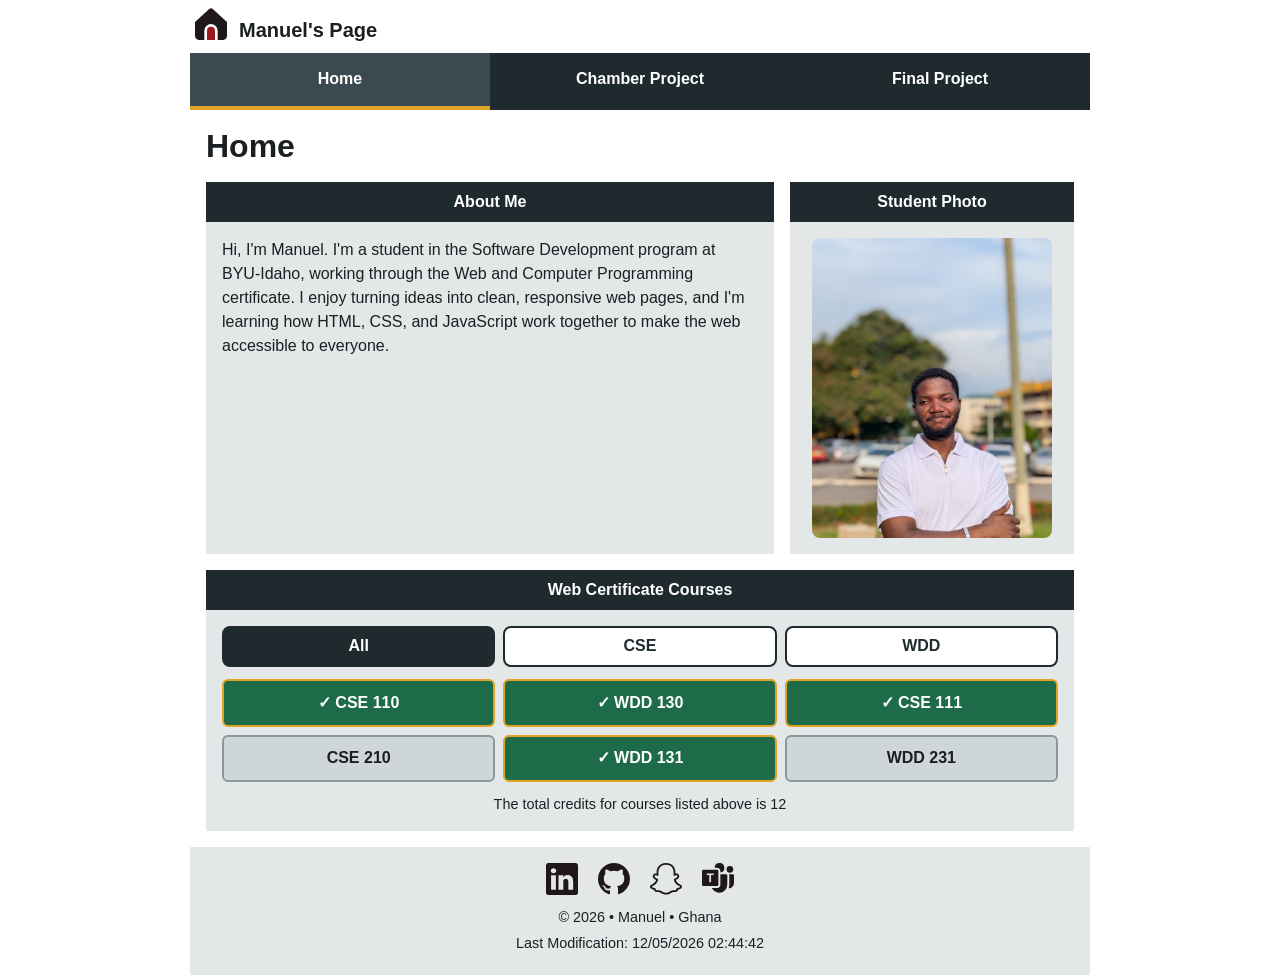
<file: index.html>
<!DOCTYPE html>
<html lang="en">

<head>
    <meta charset="UTF-8">
    <meta name="viewport" content="width=device-width, initial-scale=1.0">
    <title>Home | Emmanuel's WDD 231 Course Home Page</title>
    <meta name="description"
        content="Emmanuel's WDD 231 course home page: about me, my photo, and the Web and Computer Programming certificate courses I have completed.">
    <meta name="author" content="Emmanuel Adams">
    
    <link rel="preconnect" href="https://fonts.googleapis.com">
    <link rel="preconnect" href="https://fonts.gstatic.com" crossorigin>
    <link href="https://fonts.googleapis.com/css2?family=Roboto:wght@400;700&display=swap" rel="stylesheet">

    <link rel="stylesheet" href="styles/normalize.css">
    <link rel="stylesheet" href="styles/small.css">
    <link rel="stylesheet" href="styles/larger.css">

    <script src="scripts/navigation.js" defer></script>
    <script src="scripts/date.js" defer></script>
    <script src="scripts/course.js" defer></script>
</head>

<body>
    <header>
        <img src="images/home.svg" alt="Site logo" width="512" height="512">
        <span>Manuel's Page</span>
        <button id="ham-btn" class="hamburger" type="button" aria-label="Toggle navigation menu" aria-expanded="false"
            aria-controls="nav-bar"></button>
    </header>

    <nav id="nav-bar" class="navigation" aria-label="Main navigation">
        <ul>
            <li><a href="index.html" aria-current="page">Home</a></li>
            <li><a href="chamber/">Chamber Project</a></li>
            <li><a href="#">Final Project</a></li>
        </ul>
    </nav>

    <main>
        <h1>Home</h1>

        <div class="intro">
            <section class="about" aria-labelledby="about-heading">
                <h2 id="about-heading">About Me</h2>
                <div class="panel">
                    <p>Hi, I'm Manuel. I'm a student in the Software Development program at BYU-Idaho, working through
                        the Web and Computer Programming certificate. I enjoy turning ideas into clean, responsive web
                        pages, and I'm learning how HTML, CSS, and JavaScript work together to make the web accessible
                        to everyone.</p>
                </div>
            </section>

            <section class="photo" aria-labelledby="photo-heading">
                <h2 id="photo-heading">Student Photo</h2>
                <div class="panel">
                    <img src="images/profile.jpg" alt="Portrait of Manuel" width="400" height="500" loading="lazy">
                </div>
            </section>
        </div>

        <section class="certificate" aria-labelledby="courses-heading">
            <h2 id="courses-heading">Web Certificate Courses</h2>
            <div class="panel">
                <div class="filters" role="group" aria-label="Filter courses">
                    <button type="button" data-filter="all" aria-pressed="true">All</button>
                    <button type="button" data-filter="CSE" aria-pressed="false">CSE</button>
                    <button type="button" data-filter="WDD" aria-pressed="false">WDD</button>
                </div>
                <ul id="course-list" class="course-list" aria-live="polite"></ul>
                <p class="credits">The total credits for courses listed above is <span id="total-credits">0</span></p>
            </div>
        </section>

        <dialog id="course-dialog">
        </dialog>

    </main>

    <footer>
        <div class="social">
            <a href="https://www.linkedin.com/" target="_blank" rel="noopener"><img src="images/linkedin.svg"
                    alt="LinkedIn" width="32" height="32"></a>
            <a href="https://www.github.com/" target="_blank" rel="noopener"><img src="images/github.svg" alt="GitHub"
                    width="32" height="32"></a>
            <a href="https://www.snapchat.com/" target="_blank" rel="noopener"><img src="images/snapchat.svg"
                    alt="Snapchat" width="32" height="32"></a>
            <a href="https://www.microsoft.com/en-us/microsoft-teams/group-chat-software" target="_blank"
                rel="noopener"><img src="images/microsoft-teams.svg" alt="Microsoft Teams" width="32" height="32"></a>
        </div>
        <p>&copy; <span id="currentyear"></span> &bull; Manuel &bull; Ghana</p>
        <p id="lastModified"></p>
    </footer>
</body>

</html>
</file>
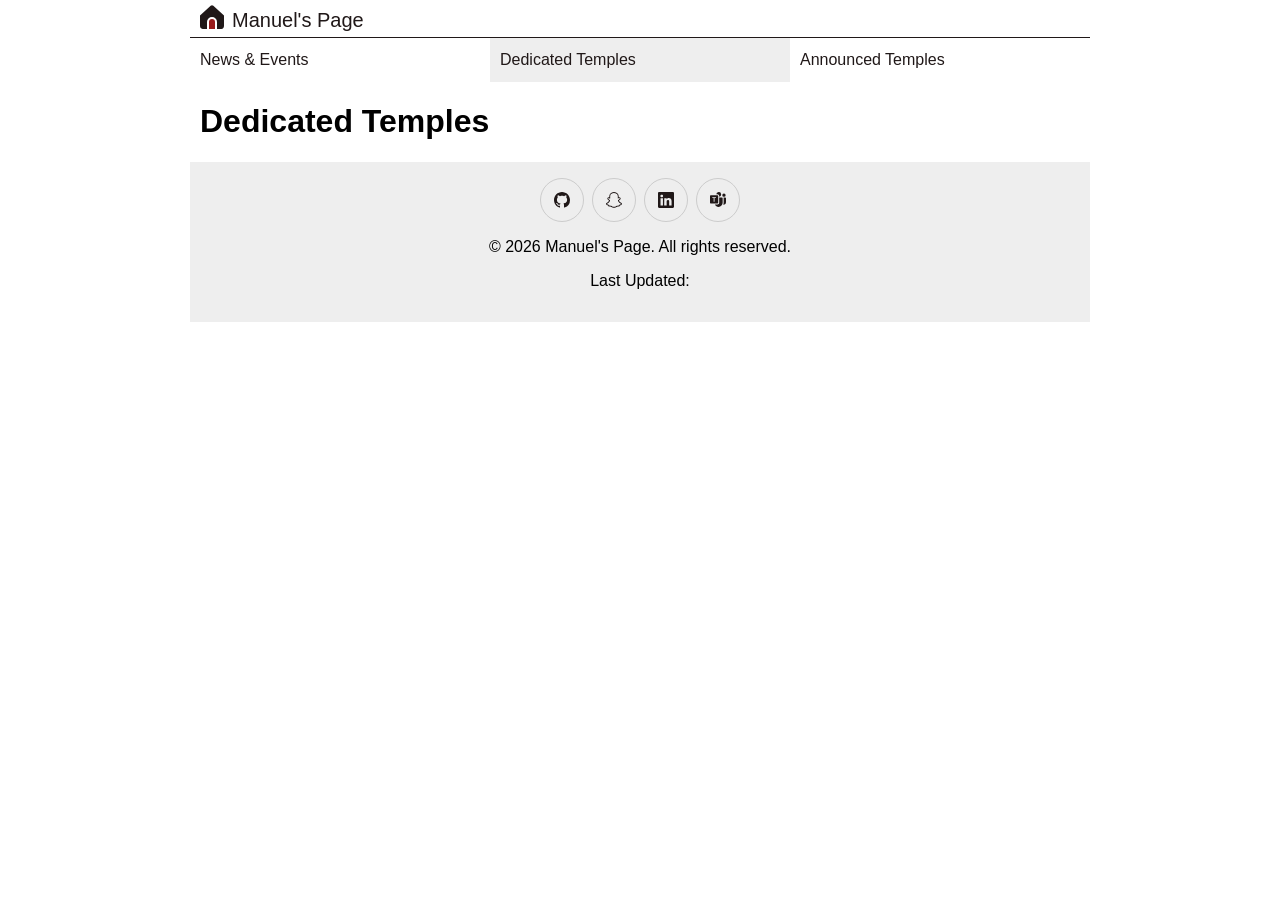
<file: week01/index.html>
<!DOCTYPE html>
<html lang="en">
<head>
    <meta charset="UTF-8">
    <meta name="viewport" content="width=device-width, initial-scale=1.0">
    <title>Document</title>

    <link rel="stylesheet" href="styles/normalize.css">
    <link rel="stylesheet" href="styles/base.css">
    <link rel="stylesheet" href="styles/larger.css">
    <script src="scripts/navigation.js" defer></script>
</head>
<body>
<header>
    <img src="images/home.svg" alt="Site icon" width="512" height="512">
    <span>Manuel's Page</span>
    <button id="ham-btn" class="hamburger"></button>
</header>
<nav id="nav-bar" class="navigation">
  <ul>
    <li><a href="#" aria-current="page">News &amp; Events</a></li>
    <li class="current"><a href="#">Dedicated Temples</a></li>
    <li><a href="#">Announced Temples</a></li>
  </ul>
</nav>
<main>
    <h1>Dedicated Temples</h1>
</main>
<footer>
    <div class="social">
        <a href="https://www.github.com/" target="_blank"><img src="images/github.svg" alt="GitHub icon" width="16" height="16"></a>
        <a href="https://www.snapchat.com/" target="_blank"><img src="images/snapchat.svg" alt="Snapchat icon" width="16" height="16"></a>
        <a href="https://www.linkedin.com/" target="_blank"><img src="images/linkedin.svg" alt="LinkedIn icon" width="16" height="16"></a>
        <a href="https://www.microsoft.com/en-us/microsoft-teams/group-chat-software" target="_blank"><img src="images/microsoft-teams.svg" alt="Microsoft Teams icon" width="16" height="16"></a>
    </div>
    <p>&copy; 2026 Manuel's Page. All rights reserved.</p>
    <p>Last Updated: <span id="last-updated"></span></p>
</footer>
</body>
</html>
</file>
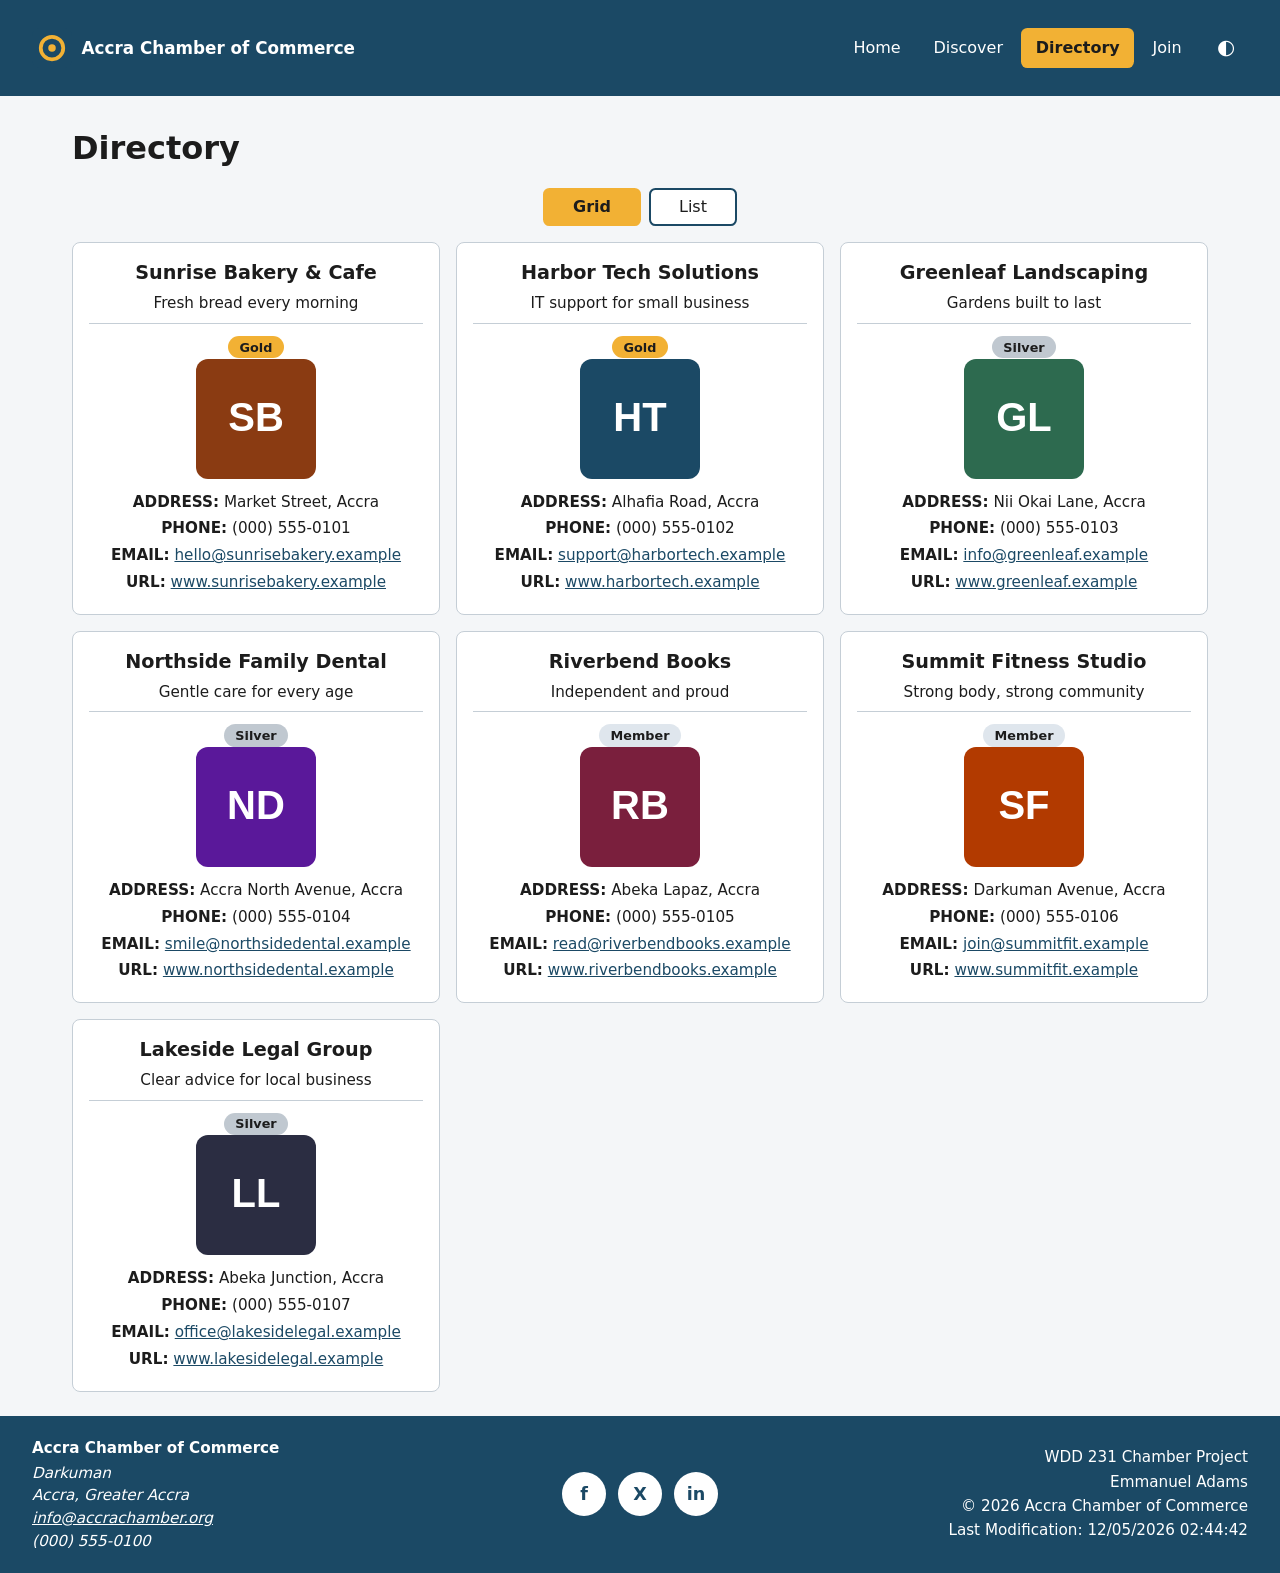
<file: chamber/directory.html>
<!DOCTYPE html>
<html lang="en">

<head>
  <meta charset="utf-8">
  <meta name="viewport" content="width=device-width, initial-scale=1">
  <title>Business Directory | Accra Chamber of Commerce</title>
  <meta name="description"
    content="Browse member businesses of the Accra Chamber of Commerce. Find local shops, services, and restaurants.">
  <meta name="author" content="Emmanuel Adams">

  <link rel="preconnect" href="https://fonts.googleapis.com">
  <link rel="preconnect" href="https://fonts.gstatic.com" crossorigin>
  <link href="https://fonts.googleapis.com/css2?family=Roboto:wght@400;700&display=swap" rel="stylesheet">

  <link rel="icon" href="images/favicon.svg" type="image/svg+xml">

  <meta property="og:type" content="website">
  <meta property="og:title" content="Business Directory | Accra Chamber of Commerce">
  <meta property="og:description" content="Browse member businesses of the Accra Chamber of Commerce.">
  <meta property="og:image" content="https://eadams9.github.io/wdd231/chamber/images/og-image.png">
  <meta property="og:url" content="https://eadams9.github.io/wdd231/chamber/directory.html">

  <link rel="stylesheet" href="styles/normalize.css">
  <link rel="stylesheet" href="styles/small.css">
  <link rel="stylesheet" href="styles/larger.css">

  <script src="scripts/site.js" defer></script>
  <script src="scripts/directory.js" defer></script>

</head>

<body>
  <header>
    <a class="logo" href="index.html">
      <img src="images/favicon.svg" width="40" height="40" alt="">
      <span>Accra Chamber of Commerce</span>
    </a>
    <div class="controls">
      <button id="theme-toggle" type="button" aria-label="Toggle dark mode">&#9680;</button>
      <button id="menu-toggle" type="button" aria-label="Open menu" aria-expanded="false"
        aria-controls="primary-nav">&#9776;</button>
    </div>
    <nav id="primary-nav" aria-label="Main">
      <ul>
        <li><a href="index.html">Home</a></li>
        <li><a href="discover.html">Discover</a></li>
        <li><a href="directory.html" aria-current="page">Directory</a></li>
        <li><a href="join.html">Join</a></li>
      </ul>
    </nav>
  </header>

  <main>
    <h1>Directory</h1>
    <div class="view-toggle" role="group" aria-label="Choose directory layout">
      <button id="grid" type="button" aria-pressed="true">Grid</button>
      <button id="list" type="button" aria-pressed="false">List</button>
    </div>
    <section id="members" class="grid" aria-live="polite" aria-label="Chamber members">
      <p>Loading members&hellip;</p>
    </section>
  </main>

  <footer>
    <div class="contact">
      <p><strong>Accra Chamber of Commerce</strong></p>
      <address>
        Darkuman<br>
        Accra, Greater Accra<br>
        <a href="mailto:info@accrachamber.org">info@accrachamber.org</a><br>
        (000) 555-0100
      </address>
    </div>
    <div class="social">
      <a href="https://www.facebook.com/" aria-label="Facebook" target="_blank" rel="noopener">f</a>
      <a href="https://x.com/" aria-label="X (Twitter)" target="_blank" rel="noopener">X</a>
      <a href="https://www.linkedin.com/" aria-label="LinkedIn" target="_blank" rel="noopener">in</a>
    </div>
    <div class="credits">
      <p>WDD 231 Chamber Project</p>
      <p>Emmanuel Adams</p>
      <p>&copy; <span id="year"></span> Accra Chamber of Commerce</p>
      <p>Last Modification: <span id="lastModified"></span></p>
    </div>
  </footer>
</body>

</html>
</file>
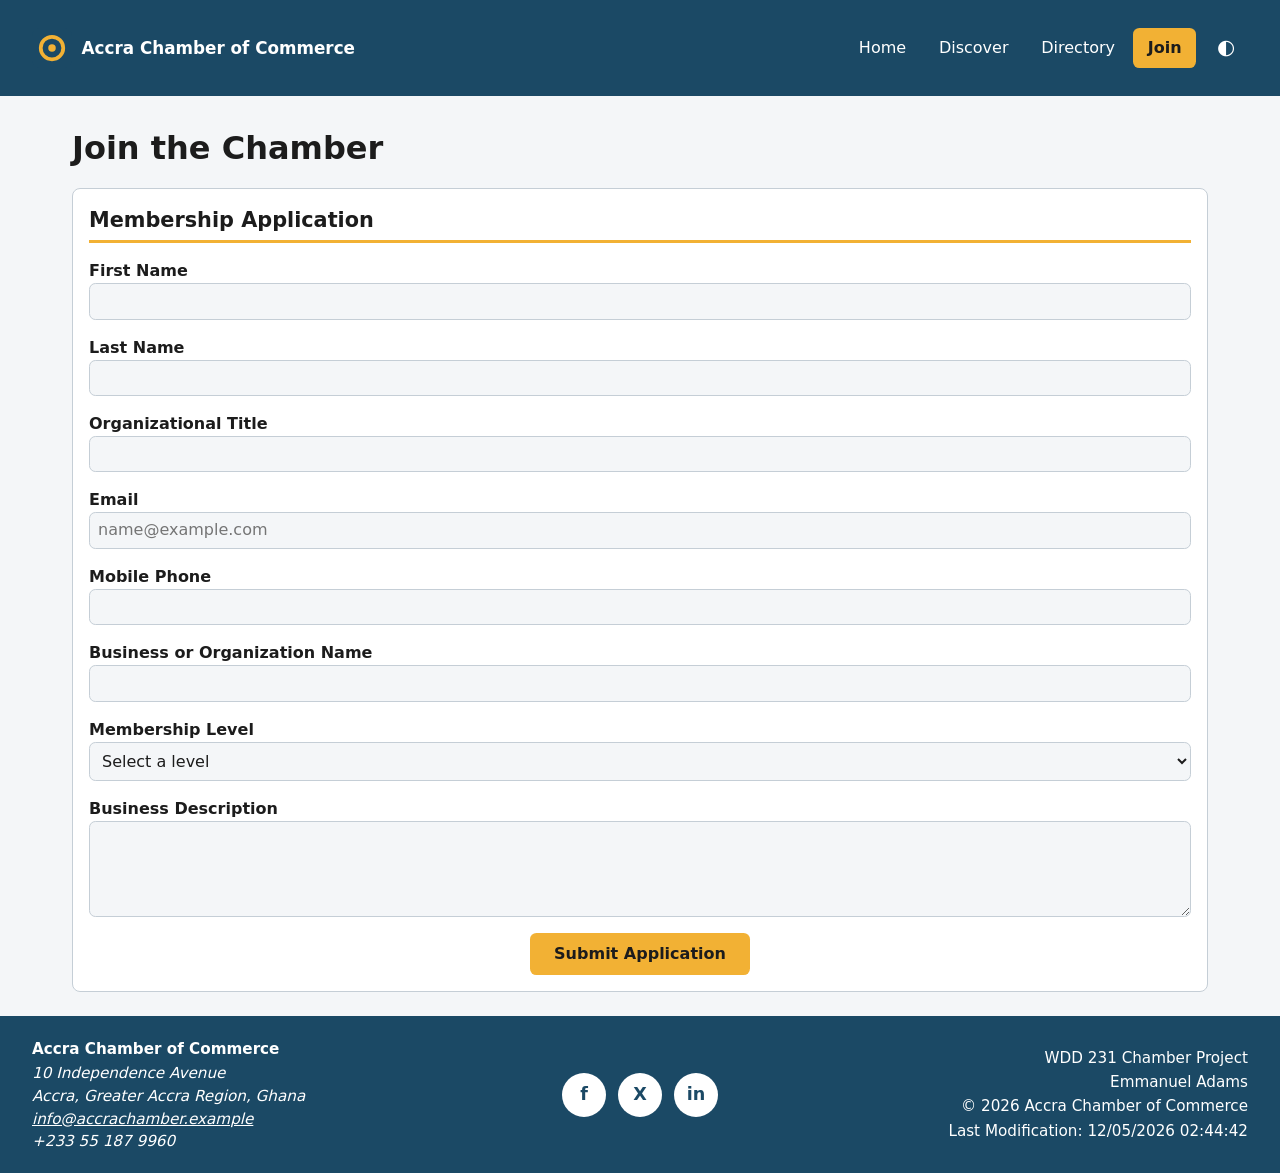
<file: chamber/join.html>
<!DOCTYPE html>
<html lang="en">

<head>
    <meta charset="utf-8">
    <meta name="viewport" content="width=device-width, initial-scale=1">
    <title>Join | Accra Chamber of Commerce</title>
    <meta name="description"
        content="Become a member of the Accra Chamber of Commerce and connect with local businesses.">
    <meta name="author" content="Emmanuel Adams">

    <link rel="preconnect" href="https://fonts.googleapis.com">
    <link rel="preconnect" href="https://fonts.gstatic.com" crossorigin>
    <link href="https://fonts.googleapis.com/css2?family=Roboto:wght@400;700&display=swap" rel="stylesheet">

    <link rel="icon" href="images/favicon.svg" type="image/svg+xml">

    <meta property="og:type" content="website">
    <meta property="og:title" content="Join | Accra Chamber of Commerce">
    <meta property="og:description"
        content="Become a member of the Accra Chamber of Commerce and connect with local businesses.">
    <meta property="og:image" content="https://eadams9.github.io/wdd231/chamber/images/og-image.png">
    <meta property="og:url" content="https://eadams9.github.io/wdd231/chamber/join.html">

    <link rel="stylesheet" href="styles/normalize.css">
    <link rel="stylesheet" href="styles/small.css">
    <link rel="stylesheet" href="styles/larger.css">

    <script src="scripts/site.js" defer></script>
    <script src="scripts/weather.js" defer></script>
    <script src="scripts/spotlights.js" defer></script>
</head>

<body>
    <header>
        <a class="logo" href="index.html">
            <img src="images/favicon.svg" width="40" height="40" alt="">
            <span>Accra Chamber of Commerce</span>
        </a>
        <div class="controls">
            <button id="theme-toggle" type="button" aria-label="Toggle dark mode">&#9680;</button>
            <button id="menu-toggle" type="button" aria-label="Open menu" aria-expanded="false"
                aria-controls="primary-nav">&#9776;</button>
        </div>
        <nav id="primary-nav" aria-label="Main">
            <ul>
                <li><a href="index.html">Home</a></li>
                <li><a href="discover.html">Discover</a></li>
                <li><a href="directory.html">Directory</a></li>
                <li><a href="join.html" aria-current="page">Join</a></li>
            </ul>
        </nav>
    </header>

    <!-- <div class="hero">
        <img src="images/hero.jpg" width="640" height="640" fetchpriority="high" alt="Aerial view of Accra at sunset">
        <a class="cta" href="join.html">Join the Chamber</a>
    </div> -->

    <main class="join">
        <h1>Join the Chamber</h1>

        <div class="join-layout">
            <section class="join-form">
                <h2 id="form-title">Membership Application</h2>
                <form action="thankyou.html" method="get" id="membership-form">

                    <label>First Name
                        <input type="text" name="fname" title="Enter your first name" autocomplete="given-name"
                            required>
                    </label>

                    <label>Last Name
                        <input type="text" name="lname" title="Enter your last name" autocomplete="family-name"
                            required>
                    </label>

                    <label>Organizational Title
                        <input type="text" name="organizationtitle"
                            title="Letters, spaces, and hyphens only. At least 7 characters."
                            autocomplete="organization-title" pattern="[A-Za-z\- ]{7,}">
                    </label>

                    <label>Email
                        <input type="email" name="email" title="Enter your email address" autocomplete="email"
                            placeholder="name@example.com" required>
                    </label>

                    <label>Mobile Phone
                        <input type="tel" name="phone" title="Enter your mobile phone number" autocomplete="tel"
                            required>
                    </label>

                    <label>Business or Organization Name
                        <input type="text" name="business" title="Enter your business or organization name"
                            autocomplete="organization" required>
                    </label>

                    <label>Membership Level
                        <select name="level" title="Choose a membership level" required>
                            <option value="" selected disabled>Select a level</option>
                            <option value="np">NP Membership</option>
                            <option value="bronze">Bronze Membership</option>
                            <option value="silver">Silver Membership</option>
                            <option value="gold">Gold Membership</option>
                        </select>
                    </label>

                    <label>Business Description
                        <textarea name="description" title="Briefly describe your business or organization"
                            rows="4"></textarea>
                    </label>

                    <input type="hidden" name="timestamp" id="timestamp">

                    <button type="submit">Submit Application</button>
                </form>
            </section>
    </main>

    <footer>
        <div class="contact">
            <p><strong>Accra Chamber of Commerce</strong></p>
            <address>
                10 Independence Avenue<br>
                Accra, Greater Accra Region, Ghana<br>
                <a href="mailto:info@accrachamber.example">info@accrachamber.example</a><br>
                +233 55 187 9960
            </address>
        </div>
        <div class="social">
            <a href="https://www.facebook.com/" aria-label="Facebook" target="_blank">f</a>
            <a href="https://x.com/" aria-label="X (Twitter)" target="_blank">X</a>
            <a href="https://www.linkedin.com/" aria-label="LinkedIn" target="_blank">in</a>
        </div>
        <div class="credits">
            <p>WDD 231 Chamber Project</p>
            <p>Emmanuel Adams</p>
            <p>&copy; <span id="year"></span> Accra Chamber of Commerce</p>
            <p>Last Modification: <span id="lastModified"></span></p>
        </div>
    </footer>
</body>

</html>
</file>
<file: styles/small.css>
/* ---------- Variables ---------- */
:root {
    --dark: #1f2a2e;
    --dark-soft: #3a4a50;
    --accent: #e0a526;
    --panel: #e3e7e8;
    --card: #cfd6d8;
    --done: #1e6b4a;
    --text: #1b1f21;
    --white: #ffffff;
}

/* ---------- Base ---------- */
* {
    font-family: "Josefin Sans", sans-serif;
    box-sizing: border-box;
}

body {
    color: var(--text);
    background-color: var(--white);
    line-height: 1.5;
}

img {
    max-width: 100%;
    height: auto;
    display: block;
}

a:focus-visible,
button:focus-visible {
    outline: 3px solid var(--accent);
    outline-offset: 2px;
}

/* ---------- Header ---------- */
header {
    display: grid;
    grid-template-columns: 24px auto 44px;
    align-items: end;
    column-gap: 0.75rem;
    padding: 0.5rem 5px;
    background-color: var(--white);
}

header img {
    display: block;
    width: 100%;
    height: auto;
    padding-bottom: 5px;
}

header span {
    font-size: 1.25rem;
    font-weight: 700;
}

/* ---------- Hamburger ---------- */
.hamburger {
    width: 48px;
    height: 48px;
    border: none;
    border-radius: 6px;
    background-color: var(--white);
    color: var(--dark);
    font-size: 1.6rem;
    line-height: 1;
    cursor: pointer;
}

.hamburger::before {
    content: "\2630";
}

.hamburger.show::before {
    content: "X";
    font-weight: 700;
}

.hamburger:hover {
    background-color: var(--panel);
}

/* ---------- Navigation ---------- */
.navigation {
    display: none;
    background-color: var(--dark);
}

.navigation.show {
    display: block;
}

.navigation ul {
    list-style: none;
    margin: 0;
    padding: 0;
}

.navigation li {
    border-bottom: 1px solid var(--dark-soft);
}

.navigation a {
    display: block;
    padding: 0.9rem 1rem;
    color: var(--white);
    font-weight: 700;
    text-decoration: none;
    border-left: 4px solid transparent;
}

.navigation a:hover {
    background-color: var(--dark-soft);
}

/* Wayfinding: current page */
.navigation a[aria-current="page"] {
    background-color: var(--dark-soft);
    border-color: var(--accent);
}

/* ---------- Main ---------- */
main {
    padding: 0 1rem 1rem;
}

h1 {
    margin: 0.75rem 0;
    font-size: 2rem;
}

section h2 {
    margin: 0;
    padding: 0.5rem;
    background-color: var(--dark);
    color: var(--white);
    font-size: 1rem;
    text-align: center;
}

.panel {
    padding: 1rem;
    background-color: var(--panel);
}

.intro {
    display: grid;
    gap: 1rem;
    margin-bottom: 1rem;
}

.about .panel p {
    margin: 0;
}

.photo img {
    width: 100%;
    max-width: 240px;
    aspect-ratio: 4 / 5;
    object-fit: cover;
    margin: 0 auto;
    border-radius: 8px;
}

/* ---------- Course filters ---------- */
.filters {
    display: flex;
    gap: 0.5rem;
    margin-bottom: 0.75rem;
}

.filters button {
    flex: 1;
    padding: 0.6rem;
    border: 2px solid var(--dark);
    border-radius: 8px;
    background-color: var(--white);
    color: var(--dark);
    font-weight: 700;
    cursor: pointer;
}

.filters button:hover {
    background-color: var(--card);
}

.filters button[aria-pressed="true"] {
    background-color: var(--dark);
    color: var(--white);
}

/* ---------- Course cards ---------- */
.course-list {
    display: grid;
    gap: 0.5rem;
    margin: 0;
    padding: 0;
    list-style: none;
}

.course-card {
    padding: 0.6rem;
    border: 2px solid #8a979b;
    border-radius: 6px;
    background-color: var(--card);
    text-align: center;
    font-weight: 700;
}

/* Completed courses: different, complementary style */
.course-card.completed {
    background-color: var(--done);
    border-color: var(--accent);
    color: var(--white);
}

.credits {
    margin: 0.75rem 0 0;
    font-size: 0.9rem;
    text-align: center;
}

/* ---------- Footer ---------- */
footer {
    padding: 1rem;
    background-color: var(--panel);
    text-align: center;
}

footer p {
    margin: 0.25rem 0;
    font-size: 0.9rem;
}

.social {
    display: flex;
    justify-content: center;
    gap: 1.25rem;
    margin-bottom: 0.75rem;
}

.social img {
    width: 32px;
    height: 32px;
}

#course-dialog {
    padding: 1rem;
    border: 2px solid var(--dark);
    border-radius: 6px;
    background-color: var(--panel);
    max-width: 800px;
    width: 90%;
}

#course-dialog::backdrop {
    background-color: rgba(0, 0, 0, 0.5);
}

#close-dialog {
    position: absolute;
    right: 1rem;
    top: 1rem;
    margin: 1rem auto 0;
    padding: 0.5rem 1rem;
    border: none;
    border-radius: 6px;
    background-color: var(--dark);
    color: var(--white);
    font-weight: 700;
    cursor: pointer;
}
</file>
<file: styles/larger.css>
@media only screen and (min-width:38rem) {

    header,
    main,
    nav,
    footer {
        max-width: 900px;
        margin: 0 auto;
    }

    header {
        grid-template-columns: 32px auto;
    }

    .hamburger {
        display: none;
    }

    .navigation {
        display: block;
    }

    .navigation ul {
        display: flex;
        justify-content: space-around;
    }

    .navigation li {
        width: 100%;
        border-bottom: none;
        text-align: center;
    }

    .navigation a {
        border-left: none;
        border-bottom: 4px solid transparent;
    }

    /* About Me + Student Photo side by side */
    .intro {
        grid-template-columns: 2fr 1fr;
        align-items: stretch;
    }

    .intro section {
        display: flex;
        flex-direction: column;
    }

    .intro .panel {
        flex: 1;
    }

    /* Course cards in three columns */
    .course-list {
        grid-template-columns: repeat(3, 1fr);
    }
}
</file>
<file: week01/styles/base.css>
* {
    font-family: "Josefin Sans", sans-serif;
    box-sizing: border-box;
}

/* Header */
header {
    display: grid;
    grid-template-columns: 24px 1fr 44px;
    padding: 5px 0 5px 10px;
    align-items: end;
    border-bottom: 1px solid #201818;
    column-gap: 8px;
}

header img {
    display: block;
    width: 100%;
    height: auto;
    padding-bottom: 3px;
}

header span {
    font-size: 1.25rem;
    color: #201818;
}


/* Navigation */
.hamburger {
    border: none;
    background: none;
    cursor: pointer;
    color: #201818;
}

.hamburger::after {
    content: "\2630";
    font-size: 2rem;
}

.hamburger.show::after {
    content: "\2715";
}

/* Navigation */
.navigation {
    display: none;
}

.navigation.show {
    display: block;
}

.navigation ul {
    list-style-type: none;
    margin: 0;
    padding: 0;
}

.navigation a {
    display: block;
    padding: .8rem 10px;
    text-decoration: none;
    color: #201818;
    border-bottom: 1px solid #ddd;
}

.navigation li.current a {
    background-color: #eee;
}

.navigation a:hover {
    background-color: #991b1b;
    color: #201818;
}

h1 {
    margin-left: 10px;
}

/* Footer */
footer {
    background-color: #eee;
    padding: 1rem 10px;
    text-align: center;
}

.social {
    display: flex;
    justify-content: center;
    column-gap: 8px;
    margin-bottom: 10px;
}

.social a {
    display:flex;
    align-items: center;
    justify-content: center;
    width: 44px;
    height: 44px;
    border: #ccc solid 1px;
    border-radius: 50%;
}

.social a:hover {
    background-color: #991b1b;
}
</file>
<file: week01/styles/larger.css>
@media only screen and (min-width:38rem) {

    header,
    main,
    nav,
    footer {
        max-width: 900px;
        margin: 0 auto;
    }

    header {
        grid-template-columns: 24px auto;
    }

    .hamburger {
        display: none;
    }

    .navigation {
        display: block;
    }

    .navigation ul {
        display: flex;
        justify-content: space-around;
    }

    .navigation li {
        width: 100%;
    }

    .navigation a {
        border: none;
    }
}
</file>
<file: chamber/styles/small.css>
/* small.css: mobile-first base styles */
:root {
  --brand: #1b4965;
  /* primary */
  --accent: #f2b134;
  /* secondary */
  --bg: #f4f6f8;
  /* background */
  --text: #1c1c1c;
  /* text */
  --card: #ffffff;
  --border: #c5ced6;
  --link: #1b4965;
}

body.dark {
  --brand: #0f2a3b;
  --bg: #121820;
  --text: #e8edf2;
  --card: #1d2733;
  --border: #3a4756;
  --link: #8ecae6;
}

*,
*::before,
*::after {
  box-sizing: border-box
}

body {
  font-family: system-ui, "Segoe UI", Roboto, Helvetica, Arial, sans-serif;
  background: var(--bg);
  color: var(--text);
  line-height: 1.5;
  min-height: 100vh;
  display: flex;
  flex-direction: column;
}

a {
  color: var(--link)
}

:focus-visible {
  outline: 3px solid var(--accent);
  /* outline-offset: 2px */
}

/* Header + nav */
header {
  background: var(--brand);
  color: #fff;
  padding: .75rem 1rem;
  display: flex;
  flex-wrap: wrap;
  align-items: center;
  justify-content: space-between;
  gap: .5rem
}

.logo {
  display: flex;
  align-items: center;
  gap: .6rem;
  color: #fff;
  text-decoration: none;
  font-weight: 700;
  font-size: 1.05rem;
  line-height: 1.2
}

.controls {
  display: flex;
  gap: .5rem
}

.controls button {
  background: transparent;
  color: #fff;
  border: none;
  border-radius: .4rem;
  font-size: 1.3rem;
  width: 2.75rem;
  height: 2.75rem;
  cursor: pointer
}

#primary-nav {
  width: 100%
}

#primary-nav ul {
  list-style: none;
  display: none;
  flex-direction: column
}

#primary-nav.open ul {
  display: flex
}

#primary-nav a {
  display: block;
  padding: .75rem .5rem;
  color: #fff;
  text-decoration: none;
  border-bottom: 1px solid rgba(255, 255, 255, .35)
}

#primary-nav a[aria-current="page"] {
  background: var(--accent);
  color: #1c1c1c;
  font-weight: 700
}

/* Main */
main {
  flex: 1;
  padding: 1rem
}

h1 {
  margin: .25rem 0 1rem
}

/* Grid / list toggle */
.view-toggle {
  display: flex;
  gap: .5rem;
  justify-content: center;
  margin-bottom: 1rem
}

.view-toggle button {
  padding: .5rem 1.75rem;
  font-size: 1rem;
  cursor: pointer;
  color: var(--text);
  background: var(--card);
  border: 2px solid var(--link);
  border-radius: .4rem
}

.view-toggle button[aria-pressed="true"] {
  background: var(--accent);
  border-color: var(--accent);
  color: #1c1c1c;
  font-weight: 700
}

/* Member cards */
#members {
  display: grid;
  gap: 1rem;
  grid-template-columns: 1fr
}

.card {
  background: var(--card);
  border: 1px solid var(--border);
  border-radius: .5rem;
  padding: 1rem;
  text-align: center
}

.card h2 {
  margin: 0;
  font-size: 1.2rem
}

.tagline {
  margin: 0 0 .75rem;
  padding-bottom: .5rem;
  font-size: .9rem;
  border-bottom: 1px solid var(--border)
}

.card img {
  display: block;
  margin: 0 auto .75rem;
  border-radius: .4rem
}

.card p {
  margin: .25rem 0;
  font-size: .95rem;
  overflow-wrap: anywhere
}

.badge {
  display: inline-block;
  margin-top: .5rem;
  padding: .1rem .7rem;
  border-radius: 1rem;
  font-size: .8rem;
  font-weight: 700;
  color: #1c1c1c;
  background: #dfe6ed
}

.badge.silver {
  background: #c0c8d0
}

.badge.gold {
  background: var(--accent)
}

.error {
  color: inherit;
  font-weight: 700
}

/* List view: simple one-column rows, no images */
#members.list {
  gap: .5rem
}

#members.list .card {
  text-align: left;
  padding: .75rem 1rem
}

#members.list .card img {
  display: none
}

#members.list .tagline {
  border: 0;
  margin-bottom: .25rem;
  padding: 0
}

/* Footer */
footer {
  background: var(--brand);
  color: #fff;
  padding: 1.25rem 1rem;
  display: grid;
  gap: 1rem;
  font-size: .95rem
}

footer p {
  margin: .1rem 0
}

footer a {
  color: #fff
}

.social {
  display: flex;
  gap: .75rem
}

.social a {
  display: grid;
  place-items: center;
  width: 2.75rem;
  height: 2.75rem;
  border-radius: 50%;
  background: #fff;
  color: var(--brand);
  font-weight: 700;
  font-size: 1.1rem;
  text-decoration: none
}

body.dark .social a {
  color: #0f2a3b
}

/* Weather panel */
.panel {
  background: var(--card);
  border: 1px solid var(--border);
  border-radius: .5rem;
  padding: 1rem
}

.panel h2 {
  margin: 0 0 .75rem;
  font-size: 1.3rem;
  padding-bottom: .25rem;
  border-bottom: 3px solid var(--accent)
}

.panel h3 {
  margin: 1rem 0 .25rem;
  font-size: 1.05rem
}

.panel ul {
  list-style: none
}

.panel li {
  padding: .5rem 0;
  border-bottom: 1px solid var(--border)
}

.panel li:last-child {
  border-bottom: 0
}

.now {
  margin: 0;
  display: flex;
  align-items: center;
  gap: .75rem
}

.now p {
  margin: .1rem 0
}

.temp {
  font-size: 2rem;
  font-weight: 700
}

.desc {
  text-transform: capitalize
}

.day {
  display: inline-block;
  min-width: 6.5rem;
  font-weight: 700
}

/* Home page: hero */
.hero {
  position: relative;
}

.hero img {
  width: 100%;
  aspect-ratio: 3/2;
  object-fit: cover;
  object-position: center 60%;
}

.cta {
  position: absolute;
  left: 50%;
  bottom: 1rem;
  transform: translateX(-50%);
  padding: .75rem 1.5rem;
  border-radius: .4rem;
  background: var(--accent);
  color: #1c1c1c;
  font-weight: 700;
  text-decoration: none;
  white-space: nowrap;
  box-shadow: 0 2px 8px rgba(0, 0, 0, .45);
}

.cta:hover {
  background: #fff;
}

.credit {
  position: absolute;
  right: .5rem;
  top: .5rem;
  margin: 0;
  padding: .1rem .5rem;
  font-size: .75rem;
  color: #fff;
  background: rgba(0, 0, 0, .6);
  border-radius: .25rem;
}

main.home {
  display: grid;
  gap: 1rem;
}

.intro h1 {
  margin-top: 0;
}

/* Spotlights */
.spotlights h2 {
  margin: 0 0 .75rem;
  font-size: 1.3rem;
}

.spotlight-grid {
  display: grid;
  gap: 1rem;
  grid-template-columns: 1fr;
}

.spotlight-grid .card h3 {
  margin: 0;
  font-size: 1.15rem;
}


/* Join page */
.join-layout {
  display: grid;
  gap: 1.5rem;
}

.join-form {
  background: var(--card);
  border: 1px solid var(--border);
  border-radius: .5rem;
  padding: 1rem;
}

.join-form h2 {
  margin: 0 0 1rem;
  font-size: 1.3rem;
  padding-bottom: .25rem;
  border-bottom: 3px solid var(--accent);
}

.levels h2 {
  margin: 0 0 1rem;
  font-size: 1.3rem;
}

.join-form label {
  display: block;
  margin-bottom: 1rem;
  font-weight: 600;
}

.join-form input, .join-form select, .join-form textarea {
  display: block;
  width: 100%;
  padding: .5rem;
  font-size: 1rem;
  color: var(--text);
  background: var(--bg);
  border: 1px solid var(--border);
  border-radius: .4rem;
}

.join-form textarea {
  min-height: 6rem;
}

.join-form button {
  display: block;
  margin: 1rem auto 0;
  padding: .75rem 1.5rem;
  background: var(--accent);
  color: #1c1c1c;
  font-weight: 700;
  border: none;
  border-radius: .4rem;
  cursor: pointer;
}
</file>
<file: chamber/styles/larger.css>
/* larger.css: enhancements for wider screens */
@media only screen and (min-width: 48rem) {
  header {
    flex-wrap: nowrap;
    padding: .75rem 2rem
  }

  #menu-toggle {
    display: none
  }

  #primary-nav {
    width: auto;
    order: 1;
    margin-left: auto
  }

  .controls {
    order: 2
  }

  #primary-nav ul {
    display: flex;
    flex-direction: row;
    gap: .25rem
  }

  #primary-nav a {
    border: 0;
    border-radius: .4rem;
    padding: .5rem .9rem
  }

  main {
    width: 100%;
    max-width: 75rem;
    margin: 0 auto;
    padding: 1.5rem 2rem
  }

  #members.grid {
    grid-template-columns: repeat(2, 1fr)
  }

  /* list rows become a single line of columns */
  #members.list .card {
    display: grid;
    grid-template-columns: 2fr 2fr 1.4fr 2fr 1.6fr;
    gap: 1rem;
    align-items: center
  }

  #members.list .card p {
    margin: 0
  }

  footer {
    grid-template-columns: 1fr auto 1fr;
    align-items: center;
    padding: 1.25rem 2rem
  }

  .social {
    justify-content: center
  }

  .credits {
    text-align: right
  }

  .hero {
    max-width: 65rem;
    margin: 1rem auto 0;
  }

  .hero img {
    aspect-ratio: 16/9;
    border-radius: .5rem;
  }

  .cta {
    bottom: 2rem;
    font-size: 1.2rem;
    padding: .9rem 2rem
  }

  main.home {
    grid-template-columns: 1fr 1fr;
    align-items: start
  }

  .intro,
  .spotlights {
    grid-column: 1 / -1
  }

  .spotlight-grid {
    grid-template-columns: repeat(3, 1fr)
  }
}

@media only screen and (min-width: 64rem) {
  #members.grid {
    grid-template-columns: repeat(3, 1fr)
  }
}
</file>
